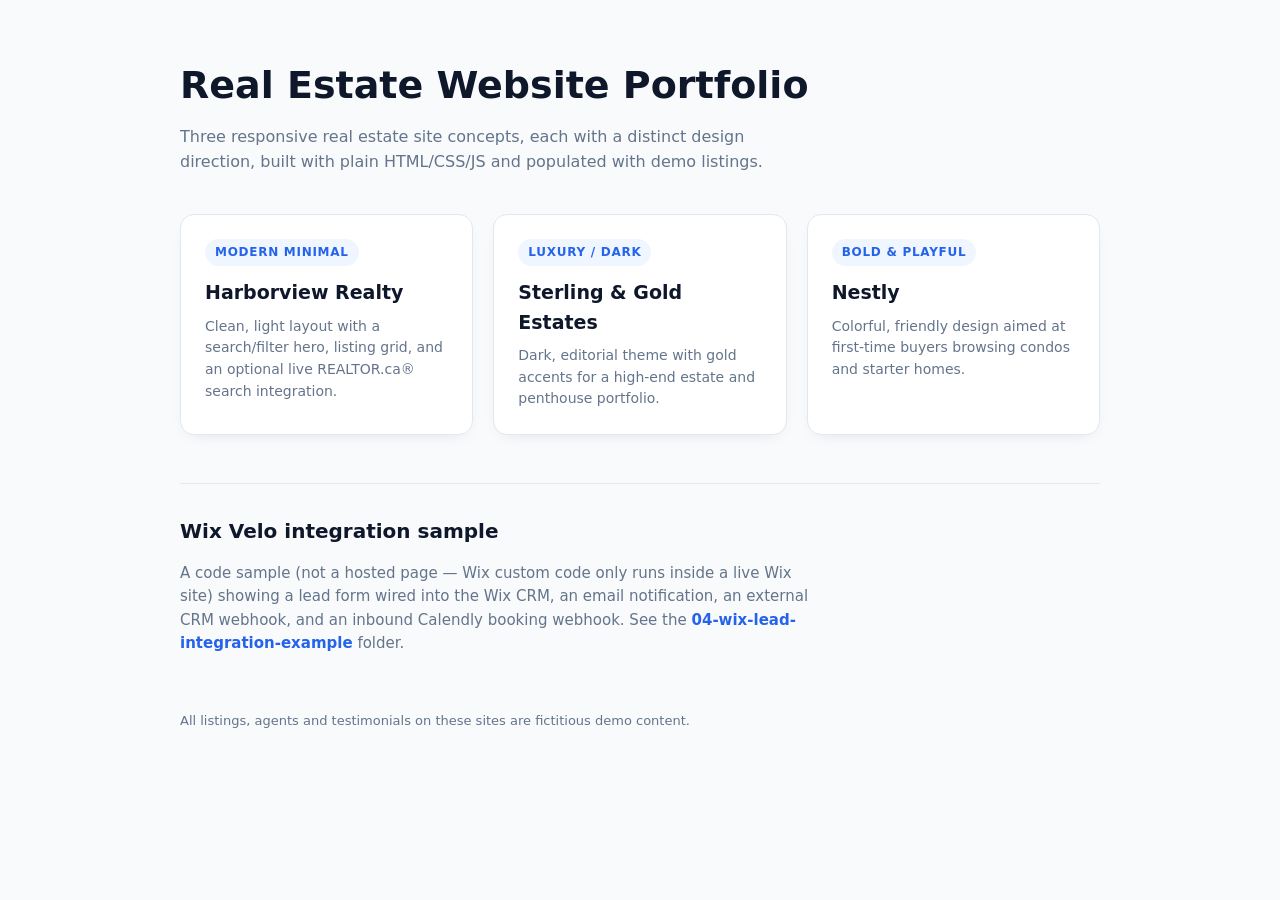
<file: index.html>
<!DOCTYPE html>
<html lang="en">
<head>
<meta charset="UTF-8">
<meta name="viewport" content="width=device-width, initial-scale=1.0">
<title>Real Estate Website Portfolio</title>
<style>
  :root{ --ink:#0f172a; --ink-soft:#64748b; --border:#e2e8f0; --bg:#f8fafc; --accent:#2563eb; }
  *{box-sizing:border-box;}
  body{margin:0;font-family:system-ui,-apple-system,'Segoe UI',sans-serif;background:var(--bg);color:var(--ink);line-height:1.55;}
  .wrap{max-width:960px;margin:0 auto;padding:56px 20px 80px;}
  h1{font-size:clamp(26px,5vw,38px);margin:0 0 10px;}
  p.lead{color:var(--ink-soft);max-width:640px;margin:0 0 40px;font-size:16px;}
  .grid{display:grid;grid-template-columns:1fr;gap:20px;}
  @media (min-width:720px){ .grid{grid-template-columns:repeat(3,1fr);} }
  .card{background:#fff;border:1px solid var(--border);border-radius:14px;padding:24px;text-decoration:none;color:inherit;
        box-shadow:0 6px 18px -10px rgba(15,23,42,.15);transition:transform .15s, box-shadow .15s;display:block;}
  .card:hover{transform:translateY(-3px);box-shadow:0 14px 28px -12px rgba(15,23,42,.25);}
  .card .tag{display:inline-block;font-size:12px;font-weight:700;text-transform:uppercase;letter-spacing:.06em;
             color:var(--accent);background:#eff6ff;padding:4px 10px;border-radius:100px;margin-bottom:12px;}
  .card h2{font-size:19px;margin:0 0 8px;}
  .card p{margin:0;color:var(--ink-soft);font-size:14px;}
  .extra{margin-top:48px;padding-top:32px;border-top:1px solid var(--border);}
  .extra h2{font-size:20px;margin:0 0 8px;}
  .extra p{color:var(--ink-soft);font-size:15px;max-width:640px;}
  .extra a{color:var(--accent);font-weight:600;text-decoration:none;}
  .extra a:hover{text-decoration:underline;}
  footer{margin-top:56px;font-size:13px;color:var(--ink-soft);}
</style>
</head>
<body>
<div class="wrap">
  <h1>Real Estate Website Portfolio</h1>
  <p class="lead">Three responsive real estate site concepts, each with a distinct design direction, built with plain HTML/CSS/JS and populated with demo listings.</p>

  <div class="grid">
    <a class="card" href="01-modern-minimal/">
      <span class="tag">Modern Minimal</span>
      <h2>Harborview Realty</h2>
      <p>Clean, light layout with a search/filter hero, listing grid, and an optional live REALTOR.ca® search integration.</p>
    </a>
    <a class="card" href="02-luxury-estate/">
      <span class="tag">Luxury / Dark</span>
      <h2>Sterling &amp; Gold Estates</h2>
      <p>Dark, editorial theme with gold accents for a high-end estate and penthouse portfolio.</p>
    </a>
    <a class="card" href="03-bold-vibrant/">
      <span class="tag">Bold &amp; Playful</span>
      <h2>Nestly</h2>
      <p>Colorful, friendly design aimed at first-time buyers browsing condos and starter homes.</p>
    </a>
  </div>

  <div class="extra">
    <h2>Wix Velo integration sample</h2>
    <p>A code sample (not a hosted page — Wix custom code only runs inside a live Wix site) showing a lead form wired into the Wix CRM, an email notification, an external CRM webhook, and an inbound Calendly booking webhook.
    See the <a href="https://github.com/dmarkDA/real-estate-demo-sites/tree/main/04-wix-lead-integration-example">04-wix-lead-integration-example</a> folder.</p>
  </div>

  <footer>All listings, agents and testimonials on these sites are fictitious demo content.</footer>
</div>
</body>
</html>
</file>
